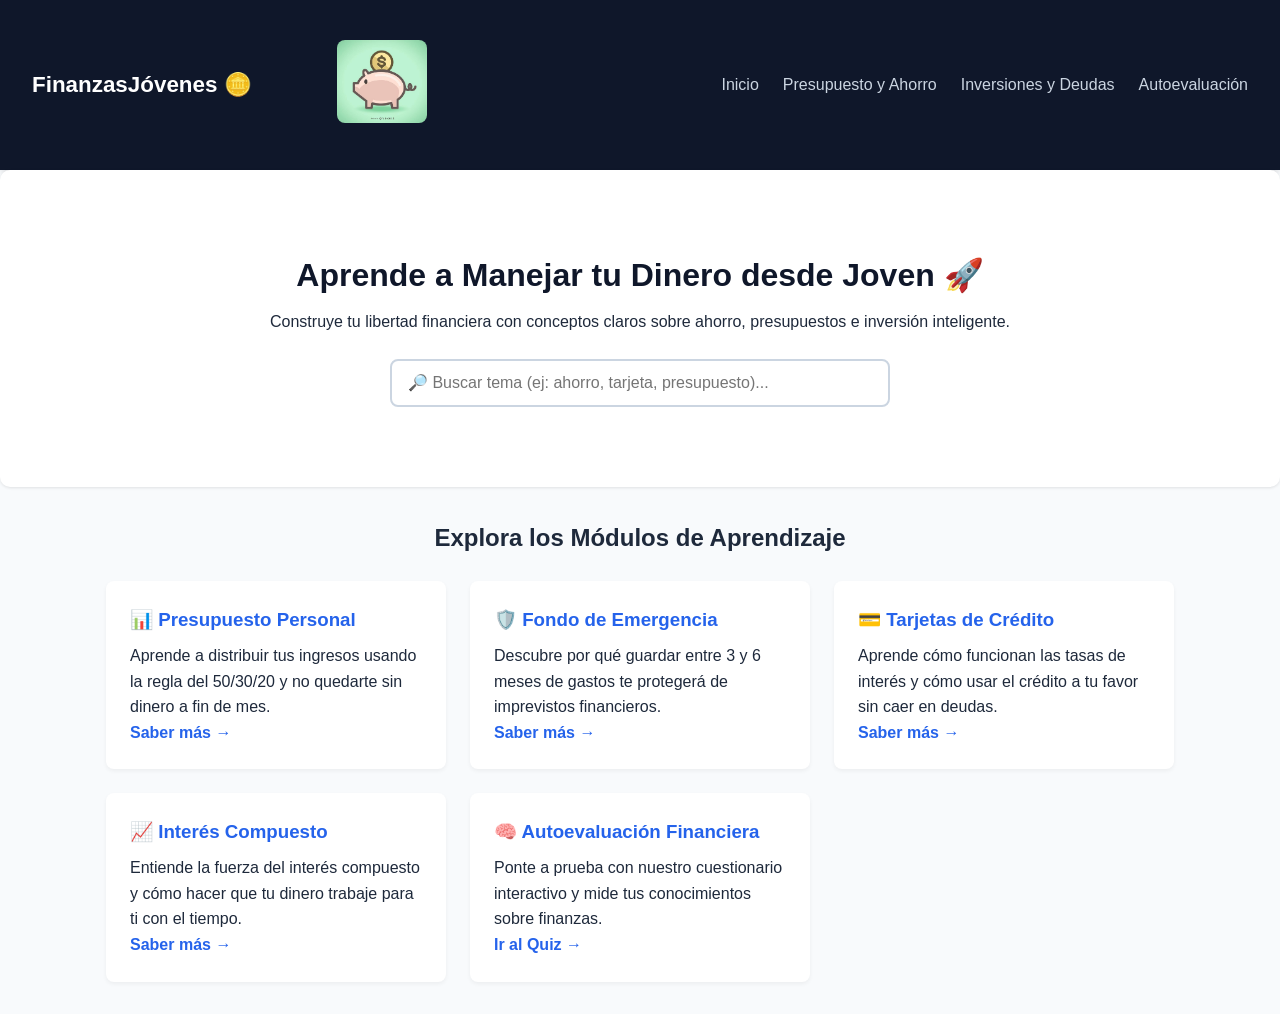
<file: index.html>
<!DOCTYPE html>
<html lang="es">
<head>
  <meta charset="UTF-8">
  <meta name="viewport" content="width=device-width, initial-scale=1.0">
  <title>Educación Financiera para Jóvenes | Inicio</title>
  <link rel="stylesheet" href="assets/css/style.css">
</head>
<body>

  <nav class="navbar">
    <div class="logo">FinanzasJóvenes 🪙</div>
<div style="text-align; margin: 1.5rem 0;">
  <img src="assets/images/images.jpg" alt="Descripción de la imagen" style="max-width: 30%; width: 300px; height: auto; border-radius: 8px;">
</div>
    <ul class="nav-links">
      <li><a href="index.html">Inicio</a></li>
      <li><a href="presupuesto.html">Presupuesto y Ahorro</a></li>
      <li><a href="inversiones.html">Inversiones y Deudas</a></li>
      <li><a href="quiz.html">Autoevaluación</a></li>
    </ul>
  </nav>

  <header class="hero">
    <div class="container">
      <h1>Aprende a Manejar tu Dinero desde Joven 🚀</h1>
      <p>Construye tu libertad financiera con conceptos claros sobre ahorro, presupuestos e inversión inteligente.</p>
      
      <input type="text" id="searchInput" class="search-box" placeholder="🔎 Buscar tema (ej: ahorro, tarjeta, presupuesto)...">
    </div>
  </header>

  <main class="container">
    <h2 style="text-align: center; margin-bottom: 1.5rem;">Explora los Módulos de Aprendizaje</h2>

    <section class="grid">
      <article class="card">
        <h3>📊 Presupuesto Personal</h3>
        <p>Aprende a distribuir tus ingresos usando la regla del 50/30/20 y no quedarte sin dinero a fin de mes.</p>
        <a href="presupuesto.html" style="color: var(--secondary); font-weight: bold; text-decoration: none;">Saber más →</a>
      </article>

      <article class="card">
        <h3>🛡️ Fondo de Emergencia</h3>
        <p>Descubre por qué guardar entre 3 y 6 meses de gastos te protegerá de imprevistos financieros.</p>
        <a href="presupuesto.html" style="color: var(--secondary); font-weight: bold; text-decoration: none;">Saber más →</a>
      </article>

      <article class="card">
        <h3>💳 Tarjetas de Crédito</h3>
        <p>Aprende cómo funcionan las tasas de interés y cómo usar el crédito a tu favor sin caer en deudas.</p>
        <a href="inversiones.html" style="color: var(--secondary); font-weight: bold; text-decoration: none;">Saber más →</a>
      </article>

      <article class="card">
        <h3>📈 Interés Compuesto</h3>
        <p>Entiende la fuerza del interés compuesto y cómo hacer que tu dinero trabaje para ti con el tiempo.</p>
        <a href="inversiones.html" style="color: var(--secondary); font-weight: bold; text-decoration: none;">Saber más →</a>
      </article>

      <article class="card">
        <h3>🧠 Autoevaluación Financiera</h3>
        <p>Ponte a prueba con nuestro cuestionario interactivo y mide tus conocimientos sobre finanzas.</p>
        <a href="quiz.html" style="color: var(--secondary); font-weight: bold; text-decoration: none;">Ir al Quiz →</a>
      </article>
    </section>
  </main>

  <script src="assets/js/search.js"></script>
</body>
</html>
</file>
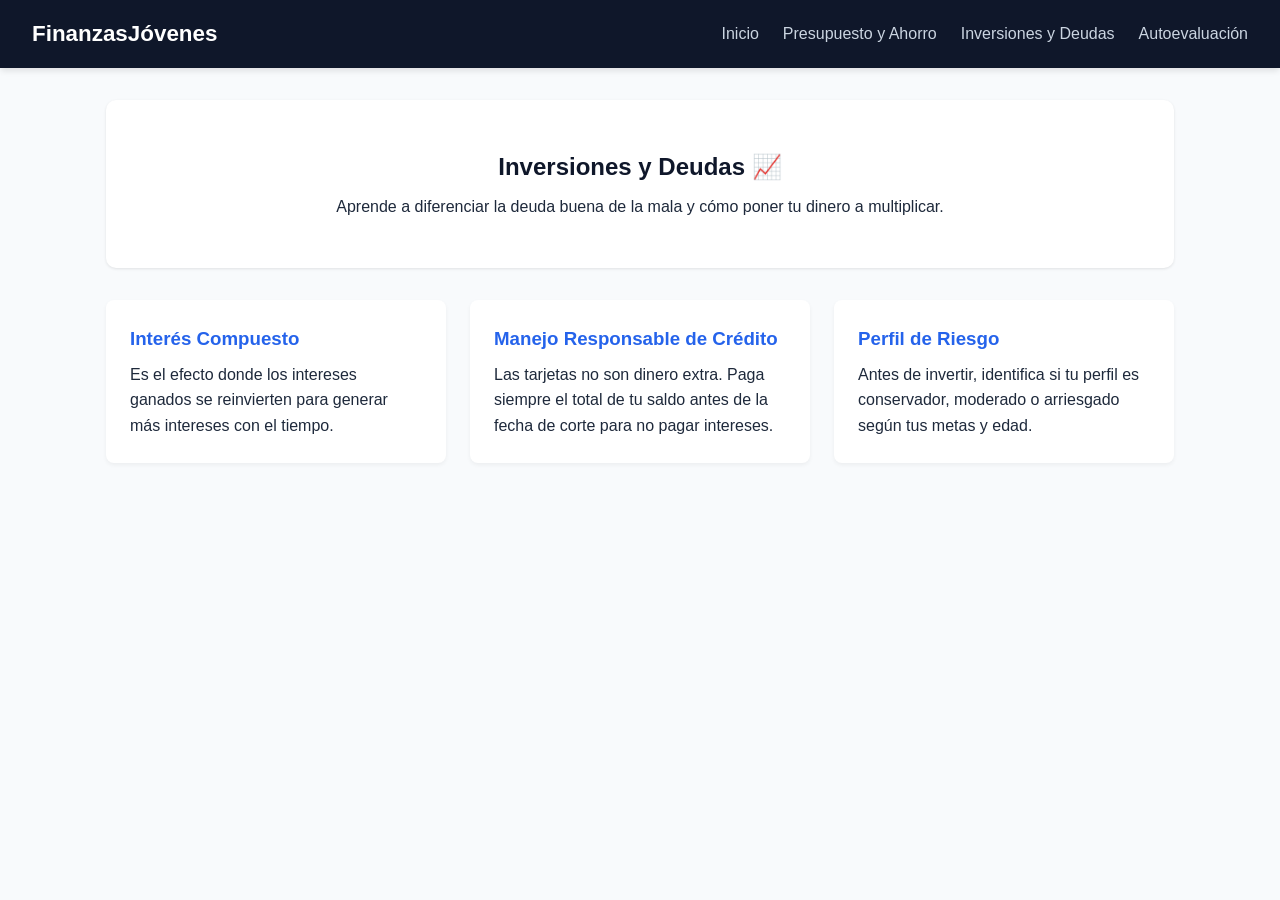
<file: inversiones.html>
<!DOCTYPE html>
<html lang="es">
<head>
  <meta charset="UTF-8">
  <meta name="viewport" content="width=device-width, initial-scale=1.0">
  <title>Finanzas para Jóvenes | Inversiones y Deudas</title>
  <link rel="stylesheet" href="assets/css/style.css">
</head>
<body>

  <nav class="navbar">
    <div class="logo">FinanzasJóvenes</div>
    <ul class="nav-links">
      <li><a href="index.html">Inicio</a></li>
      <li><a href="presupuesto.html">Presupuesto y Ahorro</a></li>
      <li><a href="inversiones.html">Inversiones y Deudas</a></li>
      <li><a href="quiz.html">Autoevaluación</a></li>
    </ul>
  </nav>

  <main class="container">
    <section class="hero">
      <h1>Inversiones y Deudas 📈</h1>
      <p>Aprende a diferenciar la deuda buena de la mala y cómo poner tu dinero a multiplicar.</p>
    </section>

    <section class="grid">
      <article class="card">
        <h3>Interés Compuesto</h3>
        <p>Es el efecto donde los intereses ganados se reinvierten para generar más intereses con el tiempo.</p>
      </article>

      <article class="card">
        <h3>Manejo Responsable de Crédito</h3>
        <p>Las tarjetas no son dinero extra. Paga siempre el total de tu saldo antes de la fecha de corte para no pagar intereses.</p>
      </article>

      <article class="card">
        <h3>Perfil de Riesgo</h3>
        <p>Antes de invertir, identifica si tu perfil es conservador, moderado o arriesgado según tus metas y edad.</p>
      </article>
    </section>
  </main>

</body>
</html>
</file>
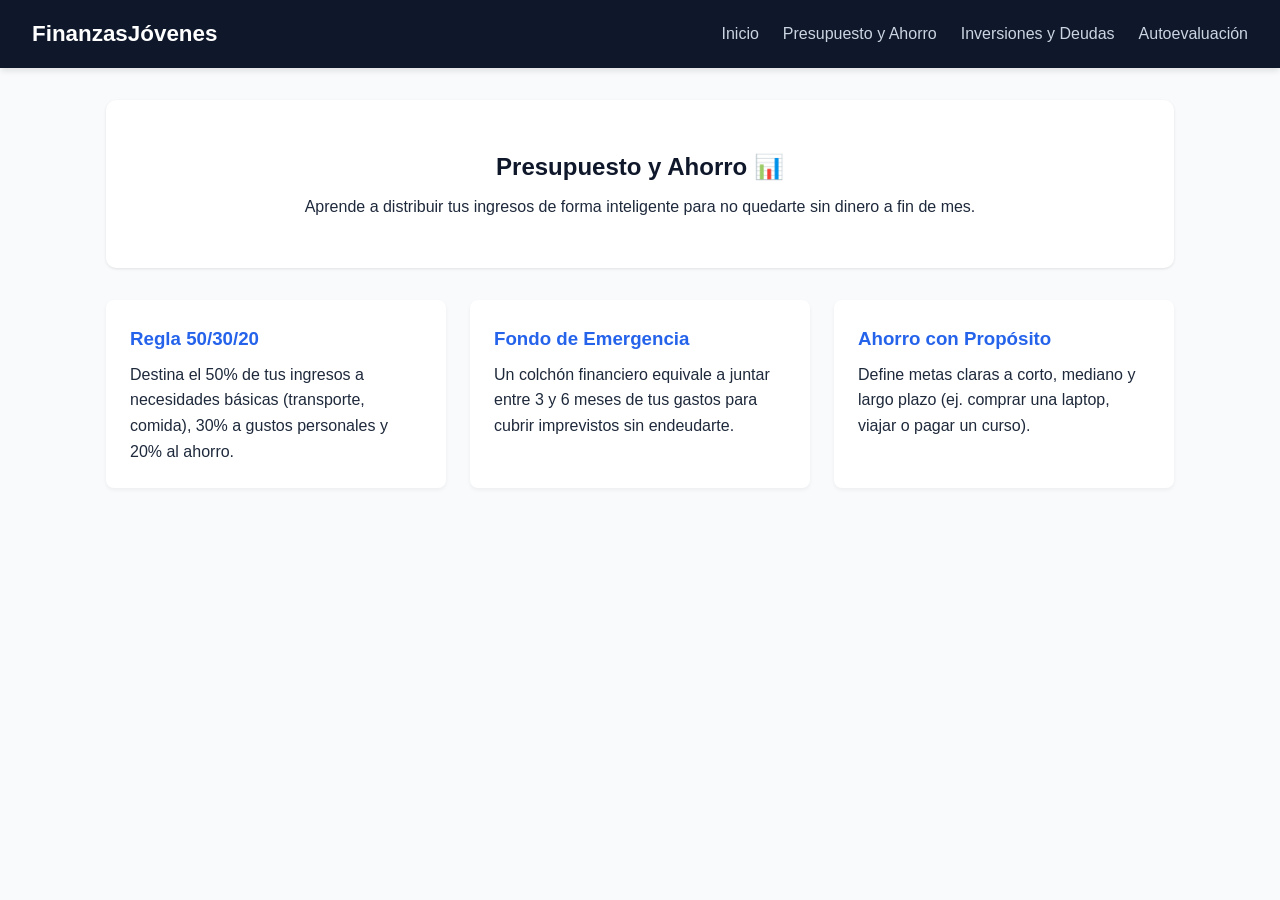
<file: presupuesto.html>
<!DOCTYPE html>
<html lang="es">
<head>
  <meta charset="UTF-8">
  <meta name="viewport" content="width=device-width, initial-scale=1.0">
  <title>Finanzas para Jóvenes | Presupuesto y Ahorro</title>
  <link rel="stylesheet" href="assets/css/style.css">
</head>
<body>

  <nav class="navbar">
    <div class="logo">FinanzasJóvenes</div>
    <ul class="nav-links">
      <li><a href="index.html">Inicio</a></li>
      <li><a href="presupuesto.html">Presupuesto y Ahorro</a></li>
      <li><a href="inversiones.html">Inversiones y Deudas</a></li>
      <li><a href="quiz.html">Autoevaluación</a></li>
    </ul>
  </nav>

  <main class="container">
    <section class="hero">
      <h1>Presupuesto y Ahorro 📊</h1>
      <p>Aprende a distribuir tus ingresos de forma inteligente para no quedarte sin dinero a fin de mes.</p>
    </section>

    <section class="grid">
      <article class="card">
        <h3>Regla 50/30/20</h3>
        <p>Destina el 50% de tus ingresos a necesidades básicas (transporte, comida), 30% a gustos personales y 20% al ahorro.</p>
      </article>

      <article class="card">
        <h3>Fondo de Emergencia</h3>
        <p>Un colchón financiero equivale a juntar entre 3 y 6 meses de tus gastos para cubrir imprevistos sin endeudarte.</p>
      </article>

      <article class="card">
        <h3>Ahorro con Propósito</h3>
        <p>Define metas claras a corto, mediano y largo plazo (ej. comprar una laptop, viajar o pagar un curso).</p>
      </article>
    </section>
  </main>

</body>
</html>
</file>
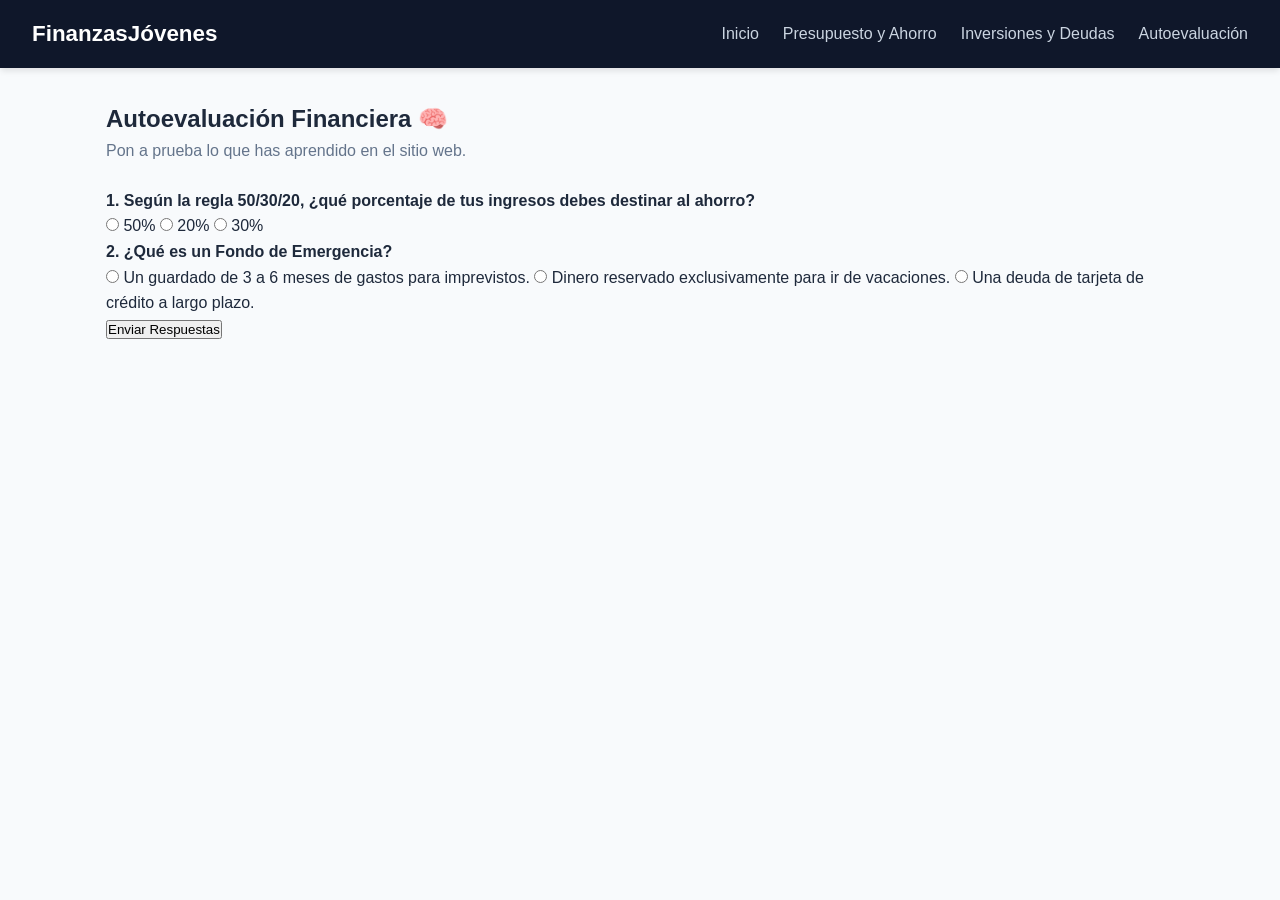
<file: quiz.html>
<!DOCTYPE html>
<html lang="es">
<head>
  <meta charset="UTF-8">
  <meta name="viewport" content="width=device-width, initial-scale=1.0">
  <title>Finanzas para Jóvenes | Autoevaluación</title>
  <link rel="stylesheet" href="assets/css/style.css">
</head>
<body>

  <nav class="navbar">
    <div class="logo">FinanzasJóvenes</div>
    <ul class="nav-links">
      <li><a href="index.html">Inicio</a></li>
      <li><a href="presupuesto.html">Presupuesto y Ahorro</a></li>
      <li><a href="inversiones.html">Inversiones y Deudas</a></li>
      <li><a href="quiz.html">Autoevaluación</a></li>
    </ul>
  </nav>

  <main class="container">
    <div class="quiz-container">
      <h2>Autoevaluación Financiera 🧠</h2>
      <p style="margin-bottom: 1.5rem; color: var(--text-light);">Pon a prueba lo que has aprendido en el sitio web.</p>

      <div class="question-group">
        <h4>1. Según la regla 50/30/20, ¿qué porcentaje de tus ingresos debes destinar al ahorro?</h4>
        <label><input type="radio" name="q1" value="a"> 50%</label>
        <label><input type="radio" name="q1" value="b"> 20%</label>
        <label><input type="radio" name="q1" value="c"> 30%</label>
      </div>

      <div class="question-group">
        <h4>2. ¿Qué es un Fondo de Emergencia?</h4>
        <label><input type="radio" name="q2" value="a"> Un guardado de 3 a 6 meses de gastos para imprevistos.</label>
        <label><input type="radio" name="q2" value="b"> Dinero reservado exclusivamente para ir de vacaciones.</label>
        <label><input type="radio" name="q2" value="c"> Una deuda de tarjeta de crédito a largo plazo.</label>
      </div>

      <button class="btn" onclick="evaluarQuiz()">Enviar Respuestas</button>
      <div id="result"></div>
    </div>
  </main>

  <script src="assets/js/quiz.js"></script>
</body>
</html>
</file>
<file: assets/css/style.css>
/* Variables de Color */
:root {
  --primary: #0f172a;
  --secondary: #2563eb;
  --accent: #10b981;
  --bg-light: #f8fafc;
  --text-dark: #1e293b;
  --text-light: #64748b;
  --white: #ffffff;
}

* {
  box-sizing: border-box;
  margin: 0;
  padding: 0;
  font-family: 'Segoe UI', Tahoma, Geneva, Verdana, sans-serif;
}

body {
  background-color: var(--bg-light);
  color: var(--text-dark);
  line-height: 1.6;
}

/* Menú de Navegación */
.navbar {
  background-color: var(--primary);
  display: flex;
  justify-content: space-between;
  align-items: center;
  padding: 1rem 2rem;
  box-shadow: 0 4px 6px -1px rgba(0, 0, 0, 0.1);
}

.logo {
  color: var(--white);
  font-size: 1.4rem;
  font-weight: bold;
}

.nav-links {
  list-style: none;
  display: flex;
  gap: 1.5rem;
}

.nav-links a {
  color: #cbd5e1;
  text-decoration: none;
  font-weight: 500;
  transition: color 0.2s;
}

.nav-links a:hover {
  color: var(--accent);
}

/* Contenedor Principal */
.container {
  max-width: 1100px;
  margin: 2rem auto;
  padding: 0 1rem;
}

.hero {
  text-align: center;
  padding: 3rem 1rem;
  background-color: var(--white);
  border-radius: 10px;
  margin-bottom: 2rem;
  box-shadow: 0 1px 3px rgba(0, 0, 0, 0.1);
}

.hero h1 {
  color: var(--primary);
  margin-bottom: 0.5rem;
}

/* Buscador */
.search-box {
  width: 100%;
  max-width: 500px;
  padding: 0.8rem 1rem;
  border: 2px solid #cbd5e1;
  border-radius: 8px;
  font-size: 1rem;
  margin: 1.5rem auto;
  display: block;
}

/* Tarjetas Informativas (Grid Responsivo) */
.grid {
  display: grid;
  grid-template-columns: repeat(auto-fit, minmax(280px, 1fr));
  gap: 1.5rem;
}

.card {
  background: var(--white);
  border-radius: 8px;
  padding: 1.5rem;
  box-shadow: 0 2px 4px rgba(0, 0, 0, 0.05);
}

.card h3 {
  color: var(--secondary);
  margin-bottom: 0.5rem;
}

/* Adaptabilidad a Pantallas de Celulares */
@media (max-width: 768px) {
  .navbar {
    flex-direction: column;
    gap: 1rem;
  }
  
  .nav-links {
    flex-wrap: wrap;
    justify-content: center;
  }


/* Estilo para centrar y dar formato a la imagen */
.imagen-centrada {
  display: block;          /* Convierte la imagen en bloque */
  margin-left: auto;       /* Centra horizontalmente a la izquierda */
  margin-right: auto;      /* Centra horizontalmente a la derecha */
  width: 100%;             /* Se adapta al ancho disponible */
  max-width: 400px;        /* Ancho máximo para que no se vea gigante */
  height: auto;            /* Mantiene la proporción original */
  border-radius: 8px;      /* Bordes redondeados */
  margin-bottom: 1.5rem;   /* Espacio abajo de la imagen */
}

}
</file>
